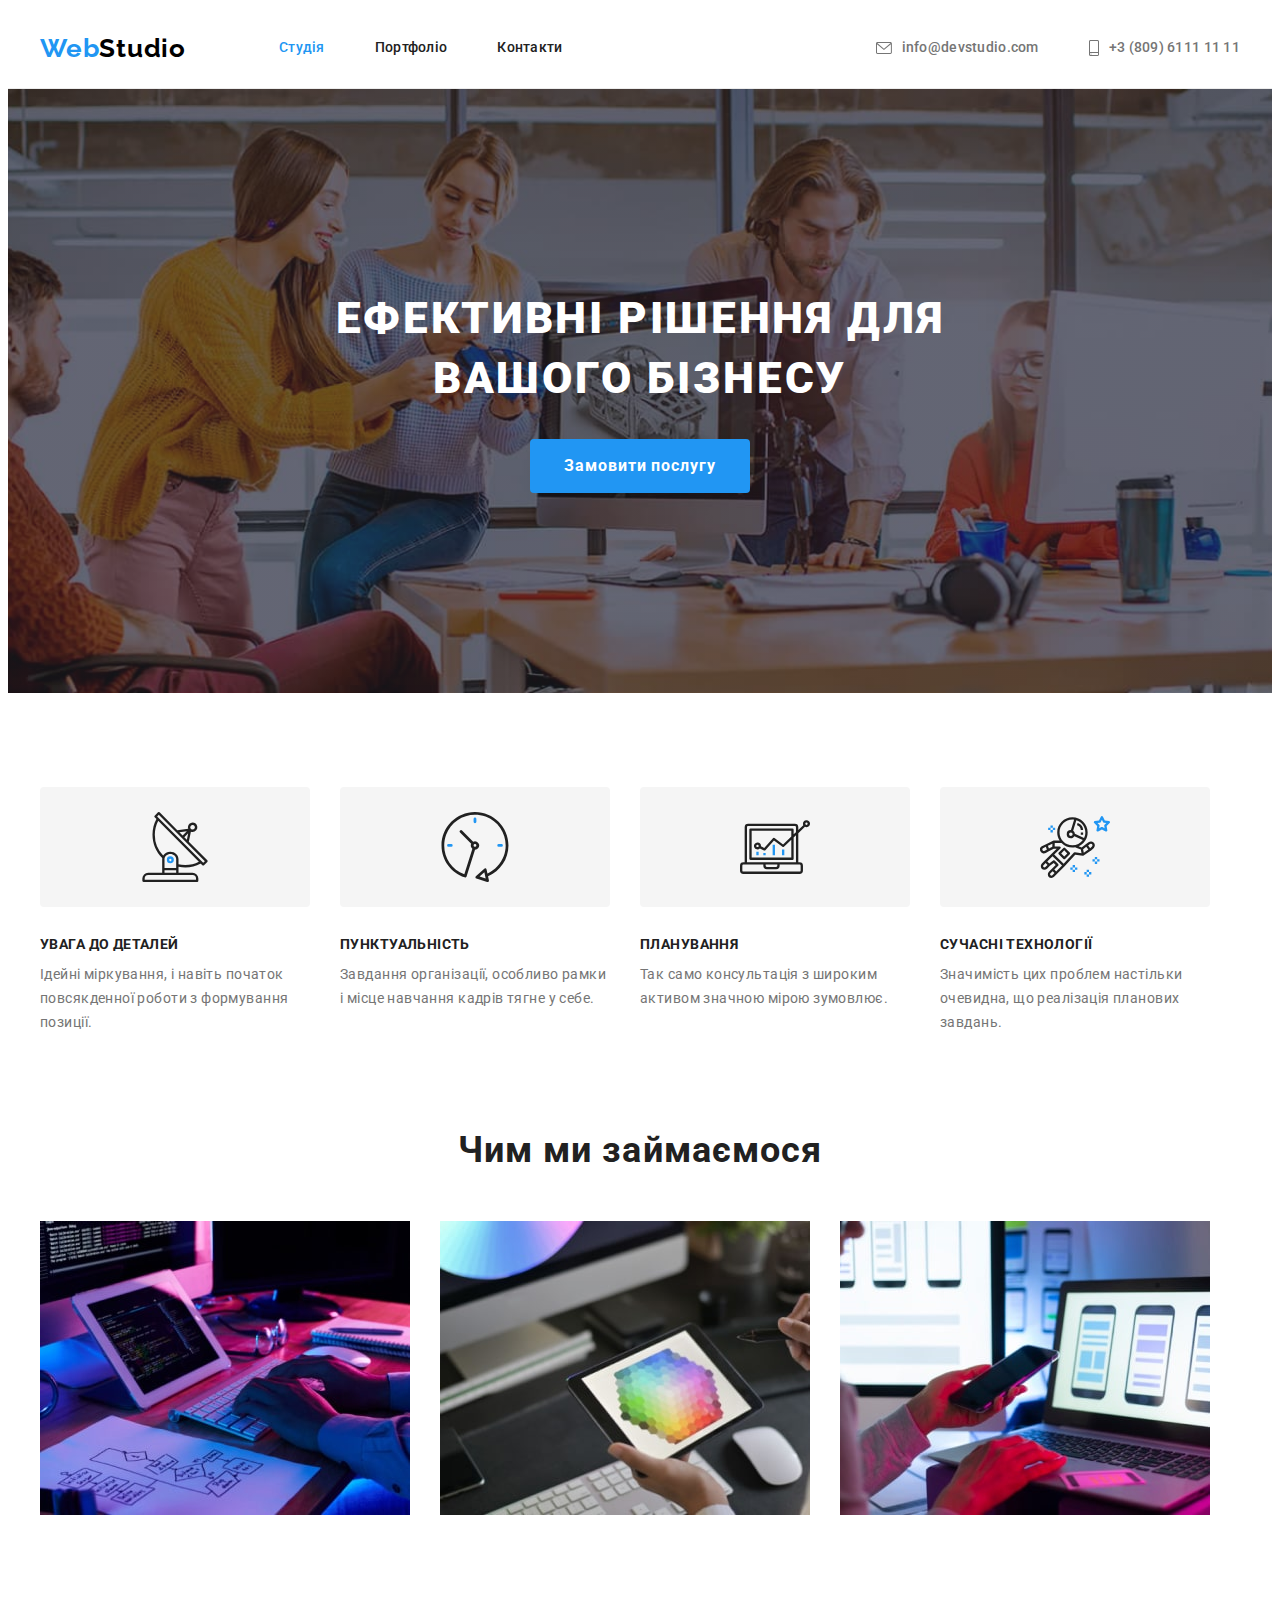
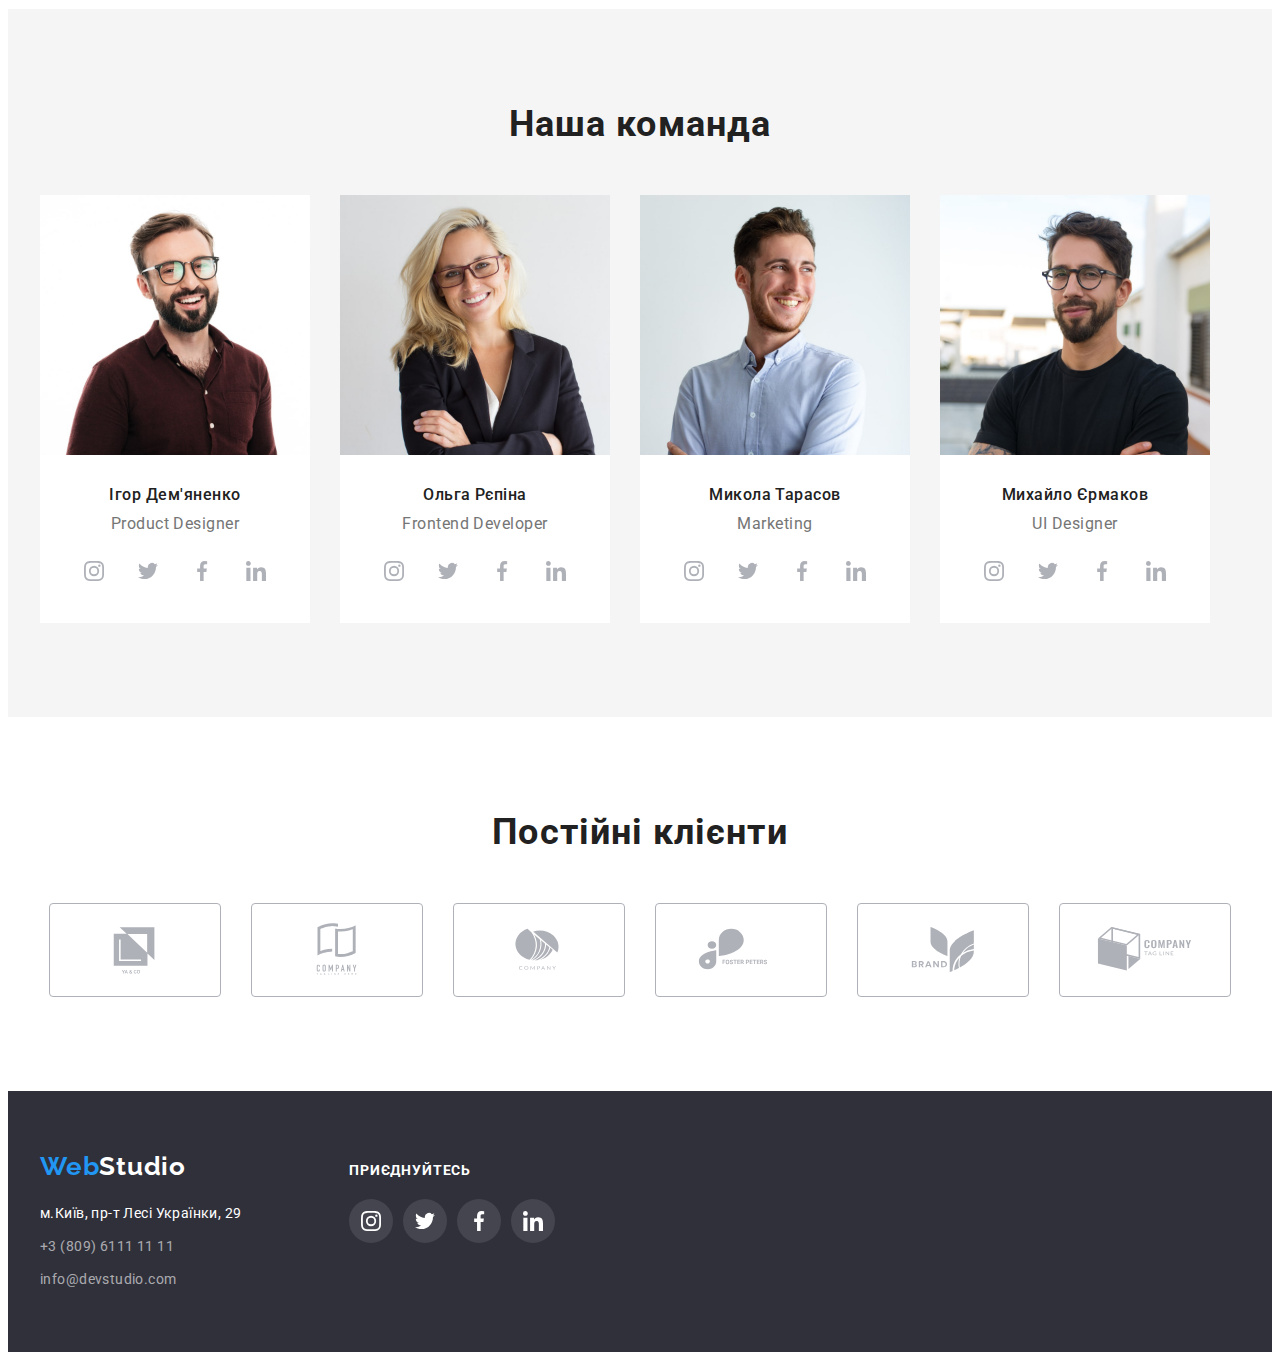
<file: index.html>
<!DOCTYPE html>
<html lang="uk">
  <head>
    <meta charset="UTF-8" />
    <meta http-equiv="X-UA-Compatible" content="IE=edge" />
    <meta name="viewport" content="width=device-width, initial-scale=1.0" />
    <title>Studio</title>
    <link rel="preconnect" href="https://fonts.googleapis.com"/>
    <link rel="preconnect" href="https://fonts.gstatic.com" crossorigin/>
    <link href="https://fonts.googleapis.com/css2?family=Raleway:wght@700&family=Roboto:wght@400;500;700;900&display=swap"
    rel="stylesheet"/> 

    <link rel="stylesheet" href="https://cdnjs.cloudflare.com/ajax/libs/modern-normalize/1.1.0/modern-normalize.min.css" integrity="sha512-wpPYUAdjBVSE4KJnH1VR1HeZfpl1ub8YT/NKx4PuQ5NmX2tKuGu6U/JRp5y+Y8XG2tV+wKQpNHVUX03MfMFn9Q==" crossorigin="anonymous" referrerpolicy="no-referrer" />

    <link rel="stylesheet" href="./css/styles.css"/>
   
  </head>
  <body>
    <!--Шапка сайту-->
    <header class="header">
      <div class="container header-container"> 
      <nav class="header-navigation">
        <a class="logo link" href="#"><span class="header-logo-web">Web</span><span>Studio</span></a>

        <ul class="header-list list">
          <li class="header-item">
            <a class="header-link link current"
              href="./index.html">Студія</a></li>
          <li class="header-item link">
            <a class="header-link link" href="./portfolio.html">Портфоліо</a></li>
          <li class="header-item">
            <a class="header-link link" href="#">Контакти</a></li>
        </ul>
      </nav>

      <ul class="header-adress list">
        <li class="header-adress-email"><a class="header-email link" href="mailto:info@devstudio.com">
          <svg class="header-soc-icon" width="16" height="12">
            <use href="./images/symbol-defs.svg#icon-envelope"></use>
          </svg>
          info@devstudio.com</a>
        </li>

        <li class="header-adress-tel"><a class="header-tel link" href="tel:+380961111111">
          <svg class="header-soc-icon" width="10" height="16">
            <use href="./images/symbol-defs.svg#icon-smartphone"></use>
          </svg>
          +3 (809) 6111 11 11</a>
        </li>
      </ul>
    </div>
    </header>

    <main>
      <!--Hero-->
        <section class="hero">
        <div class=" container ">
          <h1 class="hero-title">
           Ефективні рішення для вашого бізнесу
          </h1>
          <button type=button class="hero-btn">Замовити послугу</button>
        </div>
        
        </section>
      <!--Переваги-->
    <section class="adventages">
      <div class="container">
        <h2 class="visually-hidden">Переваги</h2>

        <ul class="adventages-list list">
          <li class="adventages-item">
              <div class="adventages-soc-link">
                <svg class="adventages-soc-icon" width="70" height="70">
                 <use href="./images/symbol-defs.svg#icon-antenna"></use>
                 </svg>
              </div>
             <h3 class="adventages-item-title">Увага до деталей</h3>
               <p class="adventages-text">
               Ідейні міркування, і навіть початок повсякденної роботи з
               формування позиції.
               </p>
          </li>

         <li class="adventages-item">
             <div class="adventages-soc-link">
               <svg class="adventages-soc-icon" width="70" height="70">
                <use href="./images/symbol-defs.svg#icon-clock"></use>
               </svg>
             </div>
              <h3 class="adventages-item-title">Пунктуальність</h3>
               <p class="adventages-text">
                Завдання організації, особливо рамки і місце навчання кадрів тягне
               у себе.
               </p>
         </li>

         <li class="adventages-item">
         
              <div class="adventages-soc-link">
                <svg class="adventages-soc-icon" width="70" height="70">
                  <use href="./images/symbol-defs.svg#icon-diagram"></use>
                </svg>
              </div>
            <h3 class="adventages-item-title">Планування</h3>
            <p class="adventages-text">
              Так само консультація з широким активом значною мірою зумовлює.
            </p>
           
          </li>

          <li class="adventages-item">
           
              <div class="adventages-soc-link">
                <svg class="adventages-soc-icon" width="70" height="70">
                  <use href="./images/symbol-defs.svg#icon-astronaut"></use>
                </svg>
              </div>
               <h3 class="adventages-item-title">Сучасні технології</h3>
               <p class="adventages-text">
                Значимість цих проблем настільки очевидна, що реалізація планових
               завдань.
               </p>
                
          </li>
        
        </ul>
      </div>
    </section>

      <!--Що ми робимо-->
      <section class="what-we-do">
        <div class="container">
        <h2 class="what-we-do-title title">Чим ми займаємося</h2>
        <ul class="what-we-do-list list">
          <li class="what-we-do-item">
            <img class="what-we-do-imagine" src="./images/img-min.jpg" alt="Laptop" width="370" height="294"/>
          </li>

          <li class="what-we-do-item">
            <img class="what-we-do-imagine" src="./images/img1-min.jpg" alt="Tablet" width="370" height="294"/>
          </li>

          <li class="what-we-do-item">
            <img class="what-we-do-imagine" src="./images/img2-min.jpg" alt="Cellphone" width="370" height="294"/>
          </li>
        </ul>
        </div>
      </section>
      <!--Команда-->

      <section class="team">
        <div class="container team-container">
           <h2 class="team-title title">Наша команда</h2>
             <ul class="team-list list">
               <li class="team-item">
                 <img class="team-picture" src="./images/Demianenko-min.jpg" alt="PDesigner" width="270" height="260"/>
                   <div class="team-item-content">
                     <h3 class="team-item-title">Ігор Дем'яненко</h3>
                       <p class="team-text" lang="en">Product Designer</p>
                         <ul class="team-item-soc-list">
                            <li class="team-soc-item">
                               <a class="team-soc-link" href="">
                                 <svg class="team-soc-icon" width="20" height="20">
                                   <use href="./images/symbol-defs.svg#icon-instagram"></use>
                                 </svg>
                               </a>
                            </li>
                            <li class="team-soc-item">
                                 <a class="team-soc-link" href="">
                                   <svg class="team-soc-icon" width="20" height="20">
                                      <use href="./images/symbol-defs.svg#icon-twitter">
                                     </use>
                                    </svg>
                                 </a>
                             </li>
                             <li class="team-soc-item">
                                <a class="team-soc-link" href="">
                                  <svg class="team-soc-icon" width="20" height="20">
                                     <use href="./images/symbol-defs.svg#icon-facebook">
                                     </use>
                                 </svg>
                                </a>
                             </li>
                             <li class="team-soc-item">
                               <a class="team-soc-link" href="">
                                 <svg class="team-soc-icon" width="20" height="20">
                                   <use href="./images/symbol-defs.svg#icon-linkedin">
                                   </use>
                                  </svg>
                                </a>
                             </li>
                          </ul>
                      </div>
                </li>

               <li class="team-item">
                  <img class="team-picture" src="./images/Repina-min.jpg" alt="Frontend" width="270" height="260"/>
                    <div class="team-item-content">
                       <h3 class="team-item-title">Ольга Рєпіна</h3>
                        <p class="team-text" lang="en">Frontend Developer</p>
                          <ul class="team-item-soc-list">
                             <li class="team-soc-item">
                               <a class="team-soc-link" href="">
                                 <svg class="team-soc-icon" width="20" height="20">
                                 <use href="./images/symbol-defs.svg#icon-instagram"></use>
                                 </svg>
                               </a>
                              </li>
                              <li class="team-soc-item">
                                <a class="team-soc-link" href="">
                                  <svg class="team-soc-icon" width="20" height="20">
                                 <use href="./images/symbol-defs.svg#icon-twitter">
                                 </use>
                                 </svg>
                                </a>
                              </li>
                              <li class="team-soc-item">
                                  <a class="team-soc-link" href="">
                                       <svg class="team-soc-icon" width="20" height="20">
                                       <use href="./images/symbol-defs.svg#icon-facebook">
                                       </use>
                                       </svg>
                                   </a>
                               </li>
                               <li class="team-soc-item">
                                   <a class="team-soc-link" href="">
                                      <svg class="team-soc-icon" width="20" height="20">
                                      <use href="./images/symbol-defs.svg#icon-linkedin"></use>
                                      </svg>
                                  </a>
                               </li>
                           </ul>
                     </div>
                </li>

                <li class="team-item">
                   <img class="team-picture" src="./images/Tarasov-min.jpg" alt="Marketing" width="270" height="260"/>
                     <div class="team-item-content">
                       <h3 class="team-item-title">Микола Тарасов</h3>
                       <p class="team-text" lang="en">Marketing</p>
                          <ul class="team-item-soc-list">
                            <li class="team-soc-item">
                                <a class="team-soc-link" href="">
                                    <svg class="team-soc-icon" width="20" height="20">
                                    <use href="./images/symbol-defs.svg#icon-instagram">
                                    </use>
                                    </svg>
                                </a>
                             </li>
                             <li class="team-soc-item">
                               <a class="team-soc-link" href="">
                                  <svg class="team-soc-icon" width="20" height="20">
                                  <use href="./images/symbol-defs.svg#icon-twitter">
                                  </use>
                                  </svg>
                               </a>
                             </li>
                             <li class="team-soc-item">
                                <a class="team-soc-link" href="">
                                   <svg class="team-soc-icon" width="20" height="20">
                                   <use href="./images/symbol-defs.svg#icon-facebook">
                                   </use>
                                   </svg>
                                </a>
                             </li>
                             <li class="team-soc-item">
                                 <a class="team-soc-link" href="">
                                     <svg class="team-soc-icon" width="20" height="20">
                                     <use href="./images/symbol-defs.svg#icon-linkedin"></use>
                                     </svg>
                                  </a>
                               </li>
                           </ul>
                       </div>
                 </li>

                   <li class="team-item">
                      <img class="team-picture" src="./images/Ermakov-min.jpg" alt="Designer" width="270" height="260"/>
                        <div class="team-item-content">
                         <h3 class="team-item-title">Михайло Єрмаков</h3>
                            <p class="team-text" lang="en">UI Designer</p>
                              <ul class="team-item-soc-list">
                                 <li class="team-soc-item">
                                   <a class="team-soc-link" href="">
                                       <svg class="team-soc-icon" width="20" height="20">
                                       <use href="./images/symbol-defs.svg#icon-instagram"></use>
                                       </svg>
                                     </a>
                                 </li>
                                 <li class="team-soc-item">
                                   <a class="team-soc-link" href="">
                                     <svg class="team-soc-icon" width="20" height="20">
                                      <use href="./images/symbol-defs.svg#icon-twitter">
                                      </use>
                                      </svg>
                                    </a>
                                  </li>
                                  <li class="team-soc-item">
                                     <a class="team-soc-link" href="">
                                       <svg class="team-soc-icon" width="20" height="20">
                                       <use href="./images/symbol-defs.svg#icon-facebook">
                                       </use>
                                       </svg>
                                      </a>
                                   </li>
                                 <li class="team-soc-item">
                                   <a class="team-soc-link" href="">
                                     <svg class="team-soc-icon" width="20" height="20">
                                       <use href="./images/symbol-defs.svg#icon-linkedin"></use>
                                     </svg>
                                   </a>
                                 </li>
                               </ul>
                         </div>
                     </li>
        
               </ul>
            </div>
       </section>

     <!---------------------------------------Постійні клієнти--------------------->

      <section class="regular-customers">
         <div class="container">
           <h2 class="regular-customers-title title">Постійні клієнти</h2>

             <ul class="regular-customers-list list">
                 <li class="regular-customers-item"> 
                   
                     <a class="regular-soc-link" href="">
                         <svg class="regular-soc-icon" width="106" height="60">
                         <use href="./images/symbol-defs.svg#icon-Logo"></use>
                         </svg>
                     </a>
                  
                 </li>
               
                 <li class="regular-customers-item">
                   
                     <a class="regular-soc-link" href="">
                         <svg class="regular-soc-icon" width="106" height="60">
                         <use href="./images/symbol-defs.svg#icon-Logo1"></use>
                         </svg>
                      </a>
                   
                  </li>

                  <li class="regular-customers-item">
                   
                       <a class="regular-soc-link" href="">
                          <svg class="regular-soc-icon" width="106" height="60">
                          <use href="./images/symbol-defs.svg#icon-Logo2"></use>
                         </svg>
                       </a>
                   
                  </li>

                  <li class="regular-customers-item">
                   
                       <a class="regular-soc-link" href="">
                          <svg class="regular-soc-icon" width="106" height="60">
                          <use href="./images/symbol-defs.svg#icon-Logo3"></use>
                         </svg>
                       </a>
                    
                  </li>

                  <li class="regular-customers-item">
                   
                       <a class="regular-soc-link" href="">
                          <svg class="regular-soc-icon" width="106" height="60">
                          <use href="./images/symbol-defs.svg#icon-Logo4"></use>
                         </svg>
                       </a>
                      
                  </li>

                  <li class="regular-customers-item">
                   
                       <a class="regular-soc-link" href="">
                          <svg class="regular-soc-icon" width="106" height="60">
                          <use href="./images/symbol-defs.svg#icon-Logo5"></use>
                         </svg>
                       </a>
                      
                  </li>
               </ul>
           </div>
      </section>

     </main>
    <!--Футер адреса контакти-->
      <footer class="footer">
         <div class="container footer-container">

           <div class="left">
             <a class="footer-logo logo link" href="#"><span class="footer-logo-web">Web</span><span class="footer-logo-studio">Studio</span></a>
          <address class="footer-adress">
                   <div class="footer-adress-section">
                      <ul class="footer-adress-list list">
                         <li class="footer-adress-mailtelgoogl"><a class="footer-googlemap link" href="https://goo.gl/maps/Sd9XUeibV25jPd6d8 " target="_blank" rel="noopener noreferrer nofollow">м.Київ, пр-т Лесі Українки, 29</a></li>
                         <li class="footer-adress-mailtelgoogl"><a class="footer-tel link" href="tel:+380961111111">+3 (809) 6111 11 11</a></li>
                         <li class="footer-adress-mailtelgoogl"><a class="footer-email link" href="mailto:info@devstudio.com">info@devstudio.com</a></li>
                      </ul>
                   </div>
            </div>


            <div class="right">
                    <p class="footer-soc-title">Приєднуйтесь</p>
                      <ul class="footer-soc-list">
                          <li class="footer-soc-item">
                             <a class="footer-soc-link" href="">
                               <svg class="footer-soc-icon" width="20" height="20">
                                 <use href="./images/symbol-defs.svg#icon-instagram"></use>
                                </svg>
                             </a>
                          </li>
                          <li class="footer-soc-item">
                                <a class="footer-soc-link" href="">
                                   <svg class="footer-soc-icon" width="20" height="20">
                                   <use href="./images/symbol-defs.svg#icon-twitter">
                                   </use>
                                   </svg>
                                 </a>
                             </li>
                          <li class="footer-soc-item">
                              <a class="footer-soc-link" href="">
                                 <svg class="footer-soc-icon" width="20" height="20">
                                   <use href="./images/symbol-defs.svg#icon-facebook">
                                    </use>
                                   </svg>
                                </a>
                          </li>
                          <li class="footer-soc-item">
                             <a class="footer-soc-link" href="">
                                 <svg class="footer-soc-icon" width="20" height="20">
                                  <use href="./images/symbol-defs.svg#icon-linkedin"></use>
                                  </svg>
                              </a>
                           </li>
                       </ul>
                   
              </div>
          </adress>
        </div>
  
      </footer>
  </body>
</html>
</file>
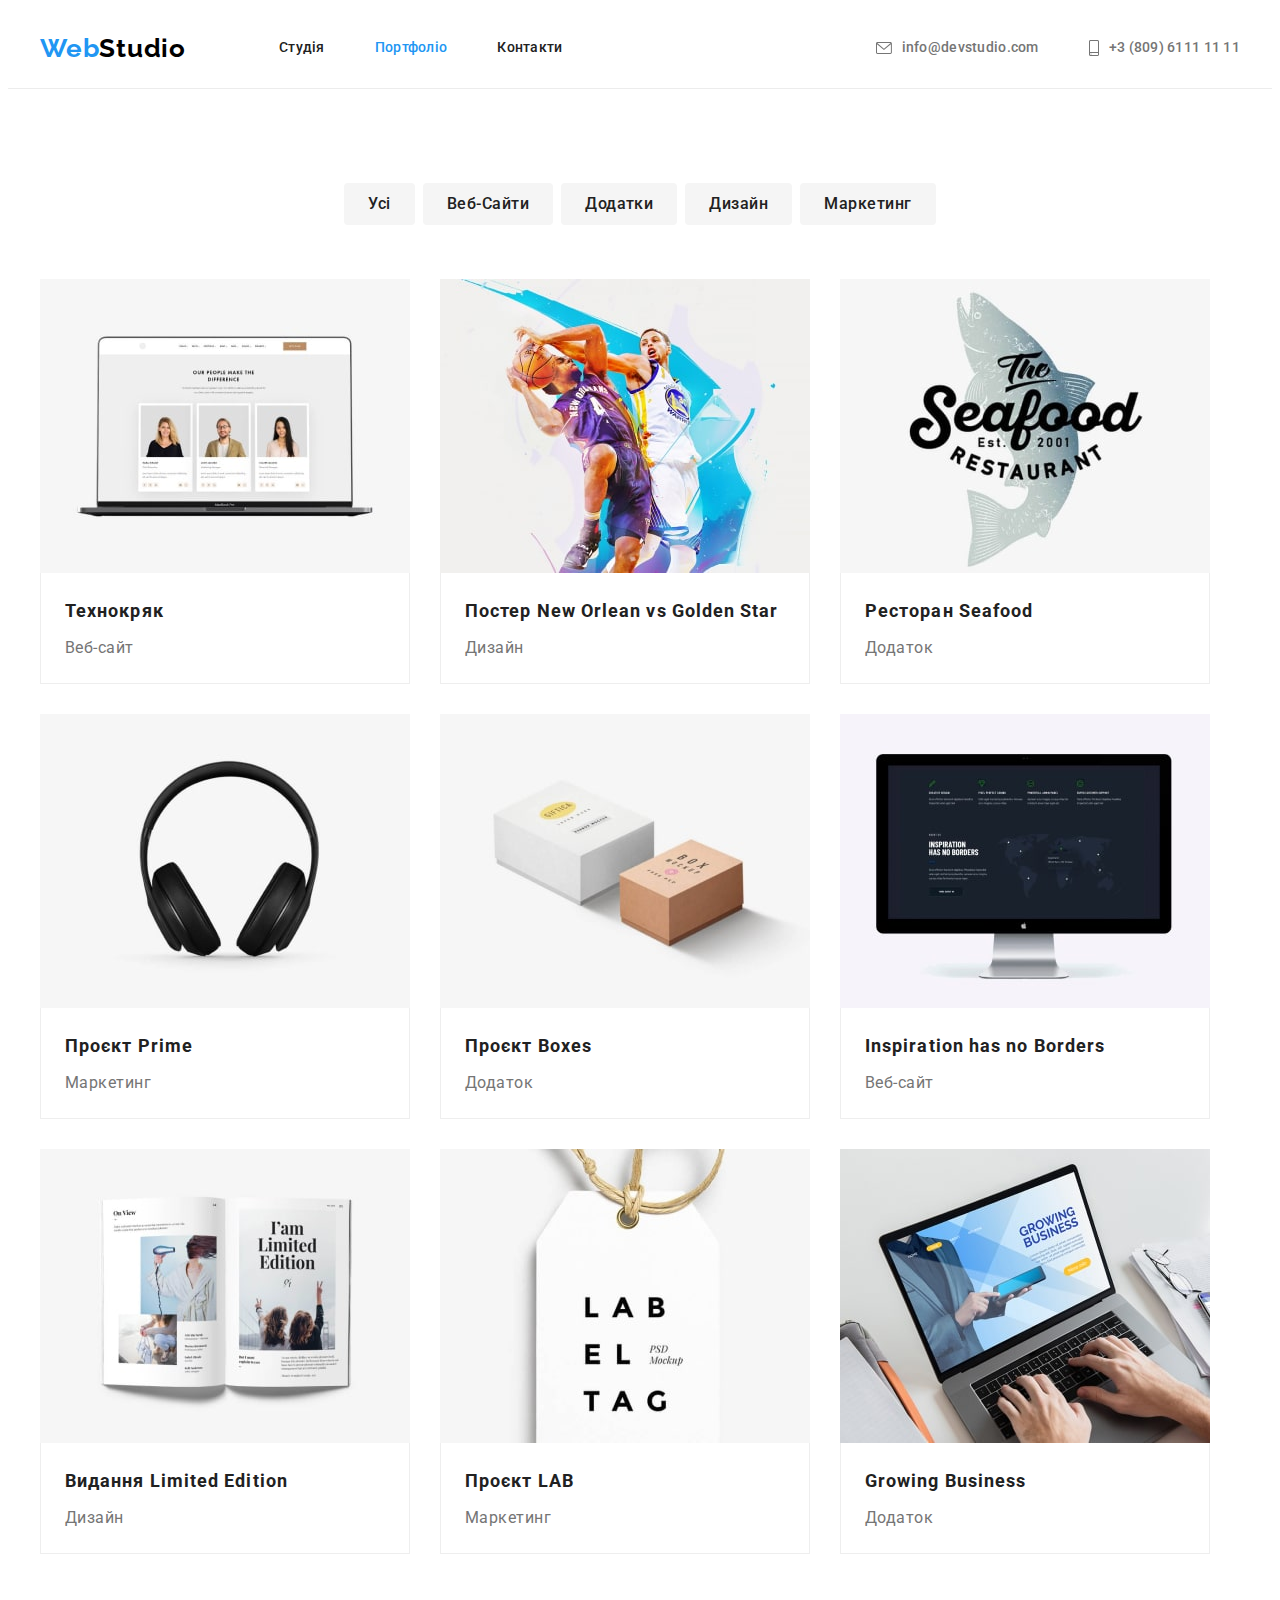
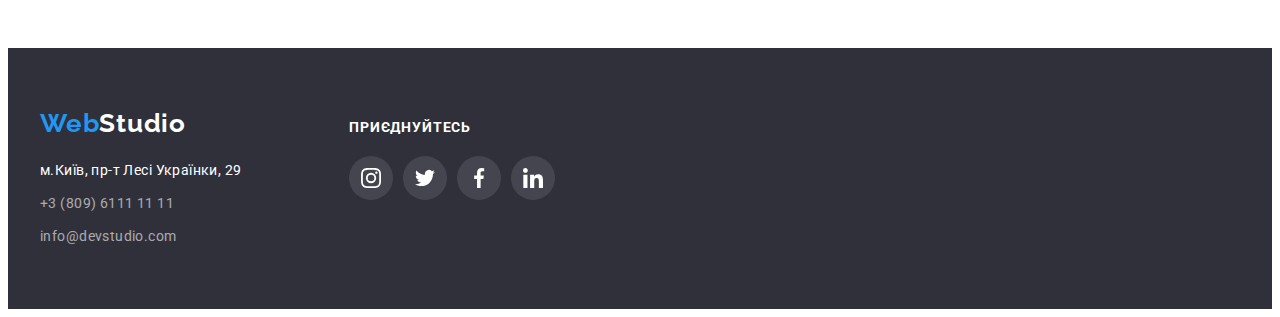
<file: portfolio.html>
<!DOCTYPE html>
<html lang="uk">
  <head>
    <meta charset="UTF-8" />
    <meta http-equiv="X-UA-Compatible" content="IE=edge" />
    <meta name="viewport" content="width=device-width, initial-scale=1.0" />
    <title>Portfolio</title>
    <link rel="preconnect" href="https://fonts.googleapis.com"/>
    <link rel="preconnect" href="https://fonts.gstatic.com" crossorigin/>
    <link href="https://fonts.googleapis.com/css2?family=Raleway:wght@700&family=Roboto:wght@400;500;700;900&display=swap" rel="stylesheet"/>

    <link rel="stylesheet" href="https://cdnjs.cloudflare.com/ajax/libs/modern-normalize/1.1.0/modern-normalize.min.css" integrity="sha512-wpPYUAdjBVSE4KJnH1VR1HeZfpl1ub8YT/NKx4PuQ5NmX2tKuGu6U/JRp5y+Y8XG2tV+wKQpNHVUX03MfMFn9Q==" crossorigin="anonymous" referrerpolicy="no-referrer" />


    <link rel="stylesheet" href="./css/styles.css"/>
   
  </head>
   <body>
                   <!--Шапка сайту-->
       <header class="header">
         <div class="container header-container"> 
            <nav class="header-navigation">
               <a class="logo link" href="#"><span class="header-logo-web">Web</span><span>Studio</span>
               </a>

               <ul class="header-list list">
                 <li class="header-item">
                     <a class="header-link link "
                       href="./index.html">Студія
                     </a>
                  </li>
                  <li class="header-item link">
                    <a class="header-link link current" href="./portfolio.html">Портфоліо
                    </a>
                  </li>
                  <li class="header-item">
                      <a class="header-link link" href="#">Контакти
                      </a>
                  </li>
                </ul>
             </nav>

               <ul class="header-adress list">
                  <li class="header-adress-email">
                     <a class="header-email link" href="mailto:info@devstudio.com">
                       <svg class="header-soc-icon" width="16" height="12">
                         <use href="./images/symbol-defs.svg#icon-envelope">
                         </use>
                       </svg>
                      info@devstudio.com
                       </a>
                   </li>

                  <li class="header-adress-tel">
                    <a class="header-tel link" href="tel:+380961111111">
                         <svg class="header-soc-icon" width="10" height="16">
                            <use href="./images/symbol-defs.svg#icon-smartphone">
                           </use>
                         </svg>
                     +3 (809) 6111 11 11
                    </a>
                  </li>
                </ul>
           </div>
       </header>
                      <!--Приклади рекламних інтеграцій-->
      <main>
        <section class="examples">
        <div class="container list">
             <h1 class="visually-hidden">Портфоліо</h1>
                 <ul class="examples-buttons list">
                     <li class="examples-items"><button type="button" class="about-button-examples">Усі</button></li>
                     <li class="examples-items"><button type="button" class="about-button-examples">Веб-Сайти</button></li>
                      <li class="examples-items"><button type="button" class="about-button-examples">Додатки</button></li>
                      <li class="examples-items"><button type="button" class="about-button-examples">Дизайн</button></li>
                      <li class="examples-items "><button type="button" class="about-button-examples">Маркетинг</button></li>
                   </ul>
              
             <ul class="examples-list list">
                 <li class="examples-item">
                   
                     <a class="examples-link link" href="#"> <img src="./images/Technokriak-min.jpg" alt="Technokriak_laptop" width="370" height="294"/>
                       <div class="examples-text-content">
                         <h2 class="examples-spots-titles">Технокряк</h2>
                           <p class="examples-spots-text">Веб-сайт
                           </p>
                       </div>
                      </a>
                  </li>
          
                  <li class="examples-item">
                        <a class="examples-link link" href="#"> <img src="./images/NewOrlean-min.jpg" alt="Basketball" width="370" height="294"/>
                           <div class="examples-text-content">
                            <h2 class="examples-spots-titles">Постер <span lang="en">New Orlean vs Golden Star</span></h2>
                             <p class="examples-spots-text">Дизайн
                             </p>
                           </div>
                         </a>
                  </li>
                
                  <li class="examples-item">
                       <a class="examples-link link" href="#"> <img src="./images/Seafood-min.jpg" alt="Seafood" width="370" height="294"/>
                         <div class="examples-text-content">
                          <h2 class="examples-spots-titles">Ресторан <span lang="en">Seafood</span></h2>
                         <p class="examples-spots-text">Додаток</p>
                          </div>
                        </a>
                   </li>
              
                <li class="examples-item">
                      <a class="examples-link link" href="#"> <img src="./images/PrimeProject-min.jpg" alt="Project_headphones" width="370" height="294"/>
                         <div class="examples-text-content">
                           <h2 class="examples-spots-titles">Проєкт <span lang="en">Prime</span></h2>
                           <p class="examples-spots-text">Маркетинг</p>
                         </div>
                       </a>
                </li>
              
                 <li class="examples-item">
                     <a class="examples-link link" href="#"> <img src="./images/Boxes-min.jpg" alt="Boxes" width="370" height="294"/>
                       <div class="examples-text-content">
                        <h2 class="examples-spots-titles">Проєкт <span lang="en">Boxes</span></h2>
                          <p class="examples-spots-text">Додаток</p>
                       </div>
                     </a>
                 </li>
            
                <li class="examples-item">
                      <a class="examples-link link" href="#"> <img src="./images/Inspiration-min.jpg" alt="Inspiration_screen" width="370" height="294"/>
                        <div class="examples-text-content">
                           <h2 class="examples-spots-titles" lang="en">Inspiration has no Borders</h2>
                          <p class="examples-spots-text">Веб-сайт</p>
                        </div>
                      </a>
                 </li>
              
                  <li class="examples-item">
                       <a class="examples-link link" href="#"> <img src="./images/LmtdEdBook-min.jpg" alt="LEBook" width="370" height="294"/>
                         <div class="examples-text-content">
                           <h2 class="examples-spots-titles">Видання <span lang="en">Limited Edition</span></h2>
                            <p class="examples-spots-text">Дизайн</p>
                          </div>
                        </a>
                  </li>

                  <li class="examples-item">
                        <a class="examples-link link" href="#"> <img src="./images/LAB-min.jpg" alt="LAB" width="370" height="294"/>
                         <div class="examples-text-content">
                           <h2 class="examples-spots-titles">Проєкт <span lang="en">LAB</span></h2>
                            <p class="examples-spots-text">Маркетинг</p>
                         </div>
                       </a>
                  </li>

                    <li class="examples-item">
                           <a class="examples-link link" href="#"> <img src="./images/GrowBusiness-min.jpg" alt="GrowBusiness-min_laptop" width="370" height="294"/>
                             <div class="examples-text-content">
                               <h2 class="examples-spots-titles" lang="en">Growing Business</h2>
                                <p class="examples-spots-text">Додаток</p>
                              </div>
                           </a>
                     </li>
                    </ul>
          </div>
       </section>
        
    </main>
   
    <!--Футер адреса контакти-->
    <footer class="footer">
      <div class="container footer-container">

       <div class="left">
          <a class="footer-logo logo link" href="#"><span class="footer-logo-web">Web</span><span class="footer-logo-studio">Studio</span>
          </a>
        <address class="footer-adress">
           <div class="footer-adress-section">
             <ul class="footer-adress-list list">
              <li class="footer-adress-mailtelgoogl"><a class="footer-googlemap link" href="https://goo.gl/maps/Sd9XUeibV25jPd6d8 " target="_blank" rel="noopener noreferrer nofollow">м.Київ, пр-т Лесі Українки, 29</a></li>
              <li class="footer-adress-mailtelgoogl"><a class="footer-tel link" href="tel:+380961111111">+3 (809) 6111 11 11</a></li>
              <li class="footer-adress-mailtelgoogl"><a class="footer-email link" href="mailto:info@devstudio.com">info@devstudio.com</a></li>
              </ul>
           </div>
        </div>


         <div class="right">
             <p class="footer-soc-title">Приєднуйтесь
             </p>
             <ul class="footer-soc-list">
               <li class="footer-soc-item">
                <a class="footer-soc-link" href="">
                   <svg class="footer-soc-icon" width="20" height="20">
                    <use href="./images/symbol-defs.svg#icon-instagram"></use>
                   </svg>
                 </a>
                </li>
                <li class="footer-soc-item">
                 <a class="footer-soc-link" href="">
                    <svg class="footer-soc-icon" width="20" height="20">
                     <use href="./images/symbol-defs.svg#icon-twitter">
                    </use>
                   </svg>
                  </a>
                 </li>
                 <li class="footer-soc-item">
                   <a class="footer-soc-link" href="">
                     <svg class="footer-soc-icon" width="20" height="20">
                        <use href="./images/symbol-defs.svg#icon-facebook">
                        </use>
                     </svg>
                    </a>
                  </li>
                   <li class="footer-soc-item">
                     <a class="footer-soc-link" href="">
                        <svg class="footer-soc-icon" width="20" height="20">
                          <use href="./images/symbol-defs.svg#icon-linkedin"></use>
                        </svg>
                      </a>
                    </li>
               </ul>
         </div>
       </address>
     </div>
    </footer>

  </body>
</html>
</file>
<file: css/styles.css>
body {
    font-family:'Roboto', sans-serif;
    background-color: var(--main-white-color);
    color: var (var(--main-title-color));
}

:root{
    --Main-text-color:#757575;
    --main-title-color:#212121;
    --main-hover-color:#2196F3;
    --main-white-color:#ffffff;
    --main-black-color:#000000;
    --main-background-color:#2F303A;
    --main-footer-adress-color:rgba(255, 255, 255, 0.6);
    --second-background-color:#F5F5F5;
    --logoweb-color:#2196F3;
    --btn-cover-color:#188CE8;
    --hero-background-color:#C4C4C4;
    --soc-icon-color:#AFB1B8;
    --typical-line-height: 1.14;
    --main-font: 'Roboto', sans-serif;
   
}
.header { 
border-bottom: 1px Solid
#ECECEC;
}
.list{
list-style:none;
}
.link {
text-decoration: none;}
/*----------------Reset old margins/paddings------------*/

p,
h1,
h2,
h3,
h4,
h5,
h6 {
margin: 0;
}

ul,
ol {
  margin: 0;
  padding-left: 0;
  list-style: none;
}

button {
    cursor: pointer;
  }
  
  address {
    font-style: normal;
  }

  img {
    display: block;
    max-width: 100%;
    height: auto;
  }

  a {
    color: var(--Main-text-color) ;
    text-decoration: none;
  }
/*------------------------Header---------------*/

.section {
}

 /*-----Creating main container*/

 .container {
    width: 1200px;
    padding-left: 15px;
    padding-right: 15px;
    
    margin:0 auto;
}

/*-------------------css text---------------*/
  .logo{
    font-family: 'Raleway', sans-serif;
    font-weight: 700;
    font-size: 26px;
    line-height: 1.19;
    letter-spacing: 0.03em;
    color:var(--main-black-color);
    margin-right: 93px;
  }

.header-logo-web{
    color: var(--logoweb-color);
}

.header-link:hover,
.header-link:focus{
  color: var(--main-hover-color);
}

.header-navigation{
  display:flex;  
  align-items: center;
}
.header-container{
   display:flex; 
   align-items: center;
   border-bottom: 1px #ECECEC;
}

.header-adress{
    display:flex; 
    align-items: center;
    margin-left: auto;
    }
   

.header-list{
    display:flex;
    gap:50px;
     
}
.header-adress-email{
    margin-right: 50px;
}
.header-item{
   
    }

.header-link{
font-weight: 500;
font-size: 14px;
line-height:var(--typical-line-height);
letter-spacing: 0.02em;
color:var(--main-title-color);
padding-top: 32px;
padding-bottom: 32px;
display: block;
}

   

.header-email{
font-weight: 500;
font-size: 14px;
line-height:var(--typical-line-height);
letter-spacing: 0.02em;
color: var(--Main-text-color);

padding-top: 32px;
padding-bottom: 32px;


display: flex;
align-items: center;
justify-content: center;

}

.header-tel{
font-weight: 500;
font-size: 14px;
line-height: var(--typical-line-height);
letter-spacing: 0.02em;
color: var(--Main-text-color);
display:block;
padding-top: 32px;
padding-bottom: 32px;
display: flex;
align-items: center;
justify-content: center;

}

.header-soc-icon{
  fill: currentColor;
  margin-right: 10px;
  
}


.header-email:hover,
.header-email:focus{
 color:  var(--main-hover-color);
 color: var(--btn-cover-color);
}

.header-tel:hover,
.header-tel:focus{
 color: var(--main-hover-color);
 color: var(--btn-cover-color);
}

.header-soc-icon:hover {
  color: var(--main-hover-color);
  color: var(--btn-cover-color);
}

.header-link.current{
    color:var(--main-hover-color)
}

/*.header-email::before{
  content: "";
  width: 16px;
  height: 12px;
  
  background-image: url("../images/symbol-defs.svg#icon-envelope");
  color:var(--Main-text-color)
  
  margin-right: 10px;
}*/

/* ------------------HERO---------------------- */
.hero{
   
    text-align: center;
    background: var(--hero-background-color);
    max-width: 1600px;
    margin-left: auto;
    margin-right: auto;
    padding-top: 200px;
    padding-bottom: 200px;
    background-image: linear-gradient(
    rgba(47, 48, 58, 0.4), rgba(47, 48, 58, 0.4)) ,
    url(../images/teamworking.jpg);
  background-repeat: no-repeat;
  background-position: center;
  background-size: cover;
}

.hero-title{
    font-weight: 900;
    font-size: 44px;
    line-height: 1.36;
    text-align: center;
    letter-spacing: 0.06em;
    text-transform: uppercase;
    color: var(--main-white-color);
    max-width: 696px;
    margin: 0 auto;
    margin-bottom: 30px;
    }

.title{
    font-weight: 700;
    font-size: 36px;
    line-height: 1.17;
    text-align: center;
    letter-spacing: 0.03em;
    color: var(--main-title-color);}


.hero-btn{
    font-family: inherit;
    font-weight: 700;
    font-size: 16px;
    line-height: 1.88;
    text-align: center;
    letter-spacing: 0.06em;
    color: var(--main-white-color);
    cursor: pointer;
    background-color: var(--main-hover-color);
    border-color: transparent;
    border-radius: 4px;
   padding:10px 32px;
}



.button{
    min-width: 216px;
    height: 50px;
    padding: 350px 692px 200px 692px;
    margin:0 auto;
    display:flex;
    justify-content: center;
    min-width: 216px;
    background-color:rgba(0, 0, 0, 0.15);

}


.hero-btn:hover,
.hero-btn:focus{
    background-color: var(--btn-cover-color);
}



/*----------------------- Adventages ------------------*/

.adventages{
  
    padding-top: 94px;
    padding-bottom: 47px;
   
}

.adventages-list{
    
    display:flex;
   

}
.adventages-list:not(:last-child){
  margin-right: 30px;
  
}
.adventages-item{
  
    max-width: 270px;
   
   
}
.adventages-list .adventages-item + .adventages-item{
    margin-left: 30px;
   
}


.adventages-item-title{
font-weight: 700;
font-size: 14px;
line-height: var(--typical-line-height);
letter-spacing: 0.03em;
text-transform: uppercase;
color: var(--main-title-color);
min-width: 270px;
height: 16px;
width: calc(100%-90px)/4;
}

.adventages-text{
font-size: 14px;
line-height: 1.71;
letter-spacing: 0.03em;
color: var(--Main-text-color);


}
.adventages-text{
min-width: 270px;
margin-top: 10px;
}

.adventages-soc-link{
 
  min-width: 270px;

  display:flex;
  justify-content:center;
  align-items: center;
  border-radius:4px;
 padding: 25px 0;
 margin-bottom: 30px;
 background-color: var(--second-background-color);

}




/* ----------------What we do----------------------- */
.what-we-do{
    padding-top:47px;
    padding-bottom: 94px;  

}
.what-we-do-title{
    margin-bottom: 50px;
}

.what-we-do-list{
    display: flex;
    gap:30px;
   
}

.what-we-do-item{
   
}
.what-we-do-imagine{}

/* ----------------------Our team --------------------*/
.team{
    background-color: var(--second-background-color);
    padding-top: 94px;
    padding-bottom: 94px;
}

.team-title{
    margin-bottom: 50px;
   
    
}
.team-list{
    display: flex;
    gap:30px;
   

}
.team-item{
    background-color: var(--main-white-color);
    width: calc(100%-90px)/4;
}
.team-picture{
  
}
.team-item-title{
font-weight: 500;
font-size: 16px;
line-height: 1.19;
text-align: center;
letter-spacing: 0.03em;
color:var(--main-title-color);
margin-bottom: 10px;
}

.team-text{
font-size: 16px;
line-height: 1.19;
text-align: center;
letter-spacing: 0.03em;
color: var(--Main-text-color);
}

.team-item-content{
   padding: 30px 10px; 

}

.team-item-soc-list {
    display: flex;
    justify-content: center;
    gap: 10px;
    margin-top: 16px;
  }

  .team-soc-link {
    width: 44px;
    height: 44px;
    border-radius: 50%;
    background-color: var(--main-white-color);
    display: flex;
    align-items: center;
    justify-content: center;
    color: #AFB1B8;
  }

  .team-soc-icon {
  fill:currentColor;
}

  .team-soc-link:hover, 
  .team-soc-link:focus {
  background-color :var(--btn-cover-color);
color: #ffffff;
}

/* ----------Regular customers---------*/


.regular-customers{
  padding-top: 94px;
  padding-bottom: 94px;
}

.regular-customers-list{
    
  display:flex;
  justify-content:center;
  gap:30px;
  width: calc(100%-150px)/6;
}

.regular-customers-title{
margin-bottom: 50px;
}

.regular-customers-item{
    min-width: 170px;
    flex-basis:auto;
    
}

.regular-soc-link{
  min-width: 170px;
  display:flex;
  justify-content:center;
  align-items: center;
 padding: 16px 0;
 color:var(--soc-icon-color);
 border:1px solid #AFB1B8;
 border-radius:4px;
 
}

.regular-soc-icon{
  fill:currentColor;
}

.regular-soc-link:hover,
.regular-soc-link:focus{
 color: var(--main-hover-color);
 border-color: var(--main-hover-color);
 
}


/*--------------Portfolio---------------------------*/



.visually-hidden {
  position: absolute;
  white-space: nowrap;
  width: 1px;
  height: 1px;
  overflow: hidden;
  border: 0;
  padding: 0;
  clip: rect(0 0 0 0);
  clip-path: inset(50%);
  margin: -1px;
}

.examples{
  padding-top: 94px;
  padding-bottom: 94px;
}

.examples-buttons{
  display:flex;
  justify-content:center;
  gap:8px;
  min-width: 575px;
  margin-bottom: 54px;
}

.examples-items{
  width: calc(100%-90px)/3;
}

.about-button-examples{
font-family: inherit;
font-weight: 500;
font-size: 16px;
line-height: 1.63;
text-align: center;
letter-spacing: 0.03em;
color: var(--main-title-color);
background-color:var(--second-background-color);
border-color: transparent;
border-radius: 4px;
cursor: pointer;
padding:6px 22px;

;
}

.about-button-examples:hover,
.about-button-examples:focus{
color: var(--main-white-color);
background-color:var(--btn-cover-color);
box-shadow: 0px 2px 2px 0px rgba(0, 0, 0, 0.12),
 0px 1px 2px 0px rgba(0, 0, 0, 0.08),
  0px 3px 1px 0px rgba(0, 0, 0, 0.1);

}

.examples-list{
  display:flex;
  flex-wrap:wrap;
   gap: 30px;
}

.examples-text-content{
padding: 20px 24px;
border-bottom: 1px solid #EEEEEE; 
border-left: 1px solid #EEEEEE; 
border-right: 1px solid #EEEEEE; 
}

.examples-spots-titles{
  color:var(--main-title-color);
  font-weight: 700;
  font-size: 18px;
  line-height: 2;
  letter-spacing: 0.06em;
  margin-bottom:4px;

}
.examples-spots-text{
font-size: 16px;
line-height: 1.88;
letter-spacing: 0.03em;
color: var(--Main-text-color);
}

.examples-link{
  display: block;}

  .examples-link:hover,
  .examples-link:focus{
  box-shadow: 1px 4px 6px 0px rgba(0, 0, 0, 0.16),
   0px 4px 4px 0px rgba(0, 0, 0, 0.06),
    0px 1px 1px 0px rgba(0, 0, 0, 0.12);
  
}

/* ----------------------Footer----------------- */
.footer{
    background: var(--main-background-color);
    padding-top:60px;
     padding-bottom: 60px;
}

.footer-logo{
font-style: normal;
}

.footer-logo-web{
color: var(--logoweb-color);
}
.footer-logo-studio{
 color:var(--main-white-color);
}

.footer-googlemap{
font-style: normal;
font-size: 14px;
line-height: 1.71;
letter-spacing: 0.03em;
color: var(--main-white-color);
}

.footer-tel{
font-style: normal;
font-size: 14px;
line-height: 1.71;
letter-spacing: 0.03em;
color: var(--main-footer-adress-color);
}

.footer-email{
font-style: normal;
font-size: 14px;
line-height: 1.71;
letter-spacing: 0.03em;
color: var(--main-footer-adress-color);
}

.footer-googlemap:hover,
.footer-googlemap:focus{
    color: var(--main-hover-color);
}

  .footer-email:hover,
  .footer-email:focus{
   color: var(--main-hover-color);
  }
  .footer-tel:hover,
  .footer-tel:focus{
   color:  var(--main-hover-color);
  }
  
  .footer-container{
  
    display:flex;
    align-items: baseline;

  }
  
    .footer-adress{
        margin-top:20px; 
  }
  .footer-adress-mailtelgoogl:not(:last-child){
    margin-bottom: 9px;
  }
 
  .right{
 
    margin-left:70px;
  
  }

  .footer-soc-title{
    
    color: var(--main-white-color);
    Font-size: 14px;
    font-weight: 700;
    line-height: 1.14;
    letter-spacing: 0.06em;
    margin-bottom:20px;
    text-transform: uppercase;

  }

  .footer-soc-list {
    display: flex;
    gap: 10px;
  }
  .footer-soc-link {
    width: 44px;
    height: 44px;
    border-radius: 50%;
    background-color: rgba(255, 255, 255, 0.1);
    display: flex;
    align-items: center;
    justify-content: center;
  
  }
  .footer-soc-icon {
    fill:#ffffff;
  }
  
    .footer-soc-link:hover, 
    .footer-soc-link:focus {
    background-color :var(--btn-cover-color);
  
  }
</file>
